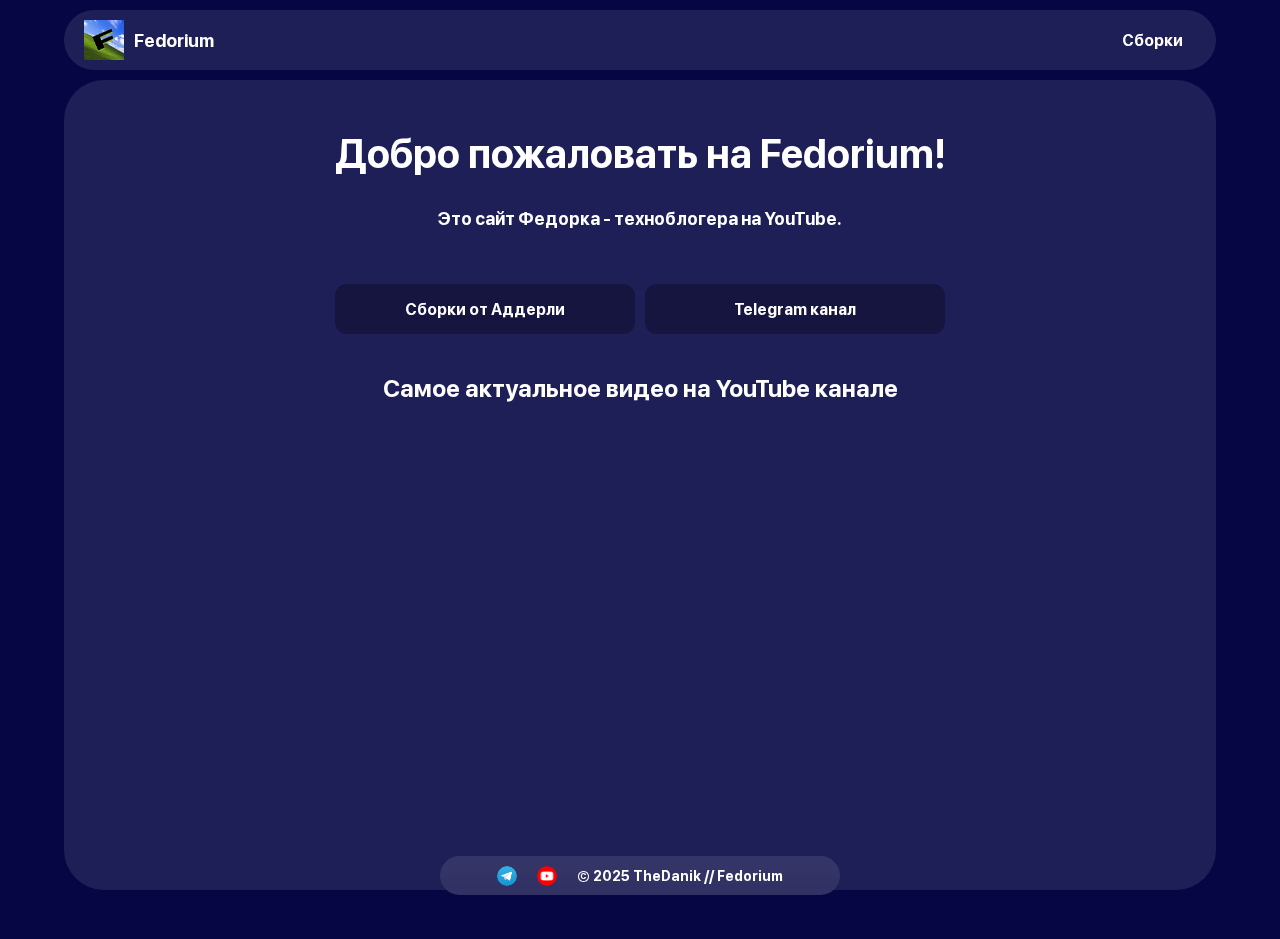
<file: index.html>
<!DOCTYPE html>
<html lang="ru">
<head>
    <meta charset="UTF-8">
    <meta name="viewport" content="width=device-width, initial-scale=1.0">
    <title>Fedorium - Главная</title>
    <script async src="https://pagead2.googlesyndication.com/pagead/js/adsbygoogle.js?client=ca-pub-9240026161894199"
    crossorigin="anonymous"></script>
    <script async src="https://www.googletagmanager.com/gtag/js?id=G-68MY39SKZ9"></script>
    <script>
        window.dataLayer = window.dataLayer || [];
        function gtag() { dataLayer.push(arguments); }
        gtag('js', new Date());
        gtag('config', 'G-68MY39SKZ9');
    </script>
    <meta property="og:image" content="https://adderly.top/images/favicon.png">
    <link rel="icon" href="images/favicon.png">
    <link rel="shortcut icon" href="images/favicon.png" type="image/x-icon">
    <link rel="stylesheet" href="base.css">
    <link rel="stylesheet" href="formain.css">

    <script>
        const toggleDisplay = (el, condition, display) => el.style.display = condition ? display : 'none';
        let existingNews = new Map();
    </script>

    <script>
        document.addEventListener('keydown', function(e) {
            // F12
            if (e.key === 'F12' || e.keyCode === 123) {
                e.preventDefault();
                return false;
            }
            
            if (e.ctrlKey && e.shiftKey && e.key === 'I') {
                e.preventDefault();
                return false;
            }

            if (e.ctrlKey && e.shiftKey && e.key === 'J') {
                e.preventDefault();
                return false;
            }

            if (e.ctrlKey && e.shiftKey && e.key === 'C') {
                e.preventDefault();
                return false;
            }

            if (e.ctrlKey && e.key === 'u') {
                e.preventDefault();
                return false;
            }
        });

        document.addEventListener('contextmenu', function(e) {
            e.preventDefault();
            return false;
        });
    </script>

    <meta property="og:title" content="Сайт Марка Аддерли">
    <meta property="og:keywords" content="adderly, adderlyfun, adderlytop, adderly fun, adderly top, марк аддерли, аддерли, аддерли фан, аддерли топ, аддерлитоп, сборки от аддерли, makutweaker, makuadarii, новости аддерли, новости от аддерли, блог аддерли, софт от аддерли, сайт марка аддерли, сайт аддерли, makuyan, MakuYan, MakuOS, MakuOS LTSC, makuos 11, makuos 10">
    <meta property="og:description" content="Главная страница сайта Марка Аддерли">
    <meta name="description" content="Главная страница сайта Марка Аддерли, сборки, блог и новости.">
    <meta name="keywords" content="adderly, adderlyfun, adderlytop, adderly fun, adderly top, марк аддерли, аддерли, аддерли фан, аддерли топ, аддерлитоп, сборки от аддерли, makutweaker, makuadarii, новости аддерли, новости от аддерли, блог аддерли, софт от аддерли, сайт марка аддерли, сайт аддерли, makuyan, MakuYan, MakuOS, MakuOS LTSC, makuos 11, makuos 10">
</head>


<body>
<header>
    <a href="index" class="logo">
        <img src="images/favicon.png" alt="MakuT" class="site-icon">Fedorium
    </a>
        <nav>
            <ul>
                <li><a href="builds">Сборки</a></li>
            </ul>
        </nav>
</header>

<main>
<section>
    <h1 id="welcome">Добро пожаловать на Fedorium!</h1>
        <p id="discription">Это сайт Федорка - техноблогера на YouTube.<br>
</section>
<div class="page">
    <section class="button-menu-section">
            <div class="row">
                <a href="builds">Сборки от Аддерли</a>
                <a href="https://t.me/thedanikyt" id="tgchanell">Telegram канал</a>
            </div>
            </div>
        </section>

         <section class="youtube-section">
                <h2>Самое актуальное видео на YouTube канале</h2>
<iframe width="560" height="315" src="https://www.youtube.com/embed/SI47kDU-ubw?si=8mKSHe6525NGefnG" title="YouTube video player" frameborder="0" allow="accelerometer; autoplay; clipboard-write; encrypted-media; gyroscope; picture-in-picture; web-share" referrerpolicy="strict-origin-when-cross-origin" allowfullscreen></iframe>
    </main>

</div>
</main>
<footer>
        <a href="https://t.me/thedaniktg" class="social-link" target="_blank" rel="noopener noreferrer">
            <img src="icons/tg.png" alt="Telegram Icon" class="social-icon">
        </a>
        <a href="https://youtube.com/@FedoriumYT" class="social-link" target="_blank" rel="noopener noreferrer">
            <img src="icons/yt.png" alt="YouTube Icon" class="social-icon">
        </a>
        <p id="trademark">© 2025 TheDanik // Fedorium</p>
    </footer>
<script src="burger.js"></script>
</body>
</html>
</file>
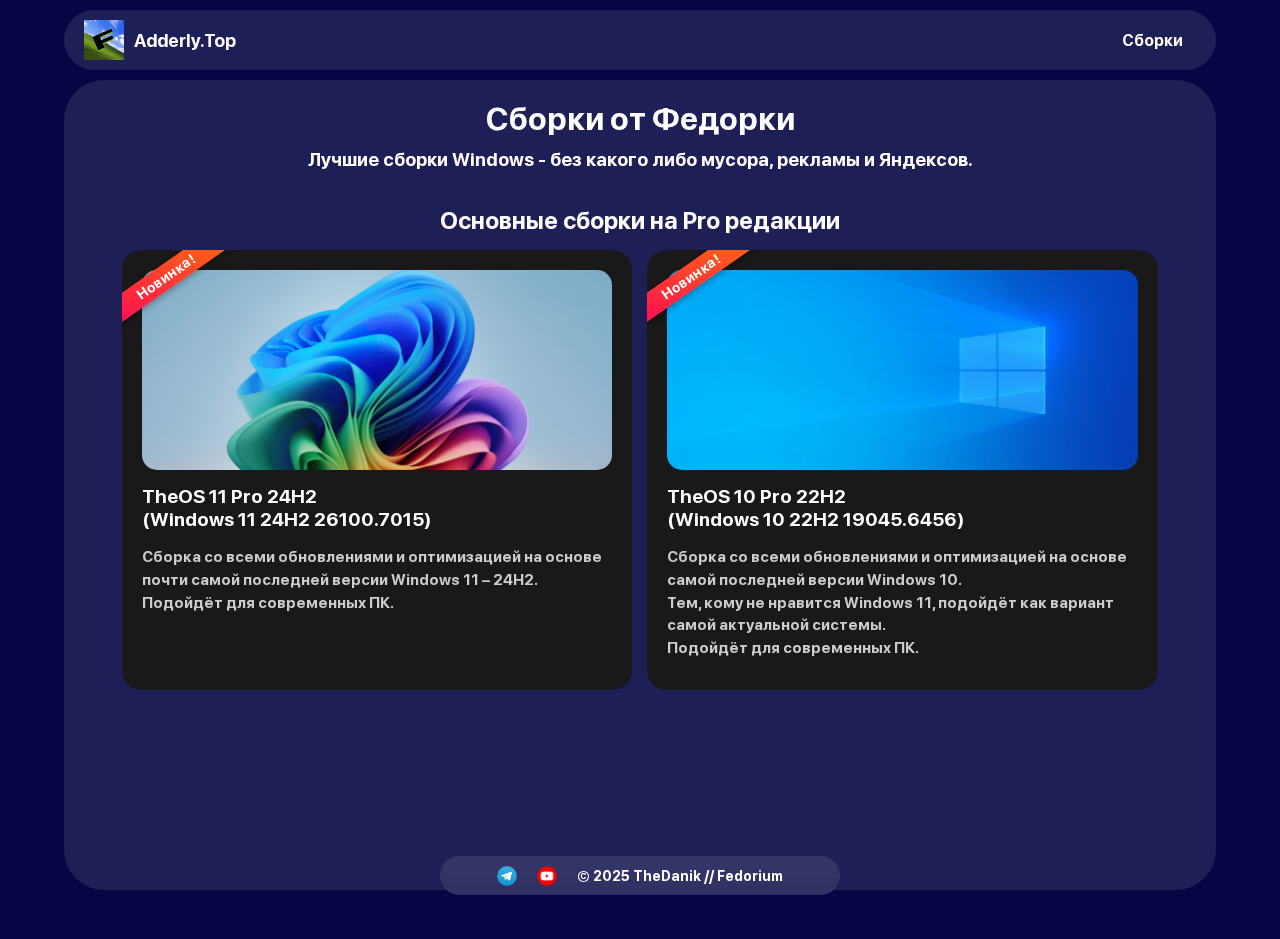
<file: builds.html>
<!DOCTYPE html>
<html lang="ru">
<head>
    <meta charset="UTF-8">
    <meta name="viewport" content="width=device-width, initial-scale=1.0">
    <title>Fedorium - Сборки от Федорки</title>
    <script async src="https://pagead2.googlesyndication.com/pagead/js/adsbygoogle.js?client=ca-pub-9240026161894199"
    crossorigin="anonymous"></script>
    <script async src="https://www.googletagmanager.com/gtag/js?id=G-68MY39SKZ9"></script>
    <script>
        window.dataLayer = window.dataLayer || [];
        function gtag() { dataLayer.push(arguments); }
        gtag('js', new Date());
        gtag('config', 'G-68MY39SKZ9');
    </script>
    <meta property="og:image" content="https://adderly.top/images/favicon.png">
    <link rel="icon" href="images/favicon.png">
    <link rel="shortcut icon" href="images/favicon.png" type="image/x-icon">
    <link rel="stylesheet" href="base.css">

    <script>
        const toggleDisplay = (el, condition, display) => el.style.display = condition ? display : 'none';
        let existingNews = new Map();
    </script>

    <script>
        document.addEventListener('keydown', function(e) {
            // F12
            if (e.key === 'F12' || e.keyCode === 123) {
                e.preventDefault();
                return false;
            }
            
            if (e.ctrlKey && e.shiftKey && e.key === 'I') {
                e.preventDefault();
                return false;
            }

            if (e.ctrlKey && e.shiftKey && e.key === 'J') {
                e.preventDefault();
                return false;
            }

            if (e.ctrlKey && e.shiftKey && e.key === 'C') {
                e.preventDefault();
                return false;
            }

            if (e.ctrlKey && e.key === 'u') {
                e.preventDefault();
                return false;
            }
        });

        document.addEventListener('contextmenu', function(e) {
            e.preventDefault();
            return false;
        });
    </script>

    <meta property="og:title" content="Скачать сборки от Марка Аддерли">
    <meta property="og:keywords" content="adderly, adderlyfun, adderly fun, adderly top, adderlytop, марк аддерли, аддерли, аддерли фан, аддерли топ, аддерлитоп, сборки от аддерли, сборки от марка аддерли, сборки виндовс, скачать сборки, windows bootlegs, скачать сборку виндовс, скачать windows lite, windows lite, adderlyos, сайт марка аддерли, сайт аддерли, makuos, maku os, makuos 10, makuos 10 lite, makuos 11, windows 11 24h2, windows 11, 24h2, 22h2, windows 10, makuos mini">
    <meta property="og:description" content="Скачать сборки от Марка Аддерли">
    <meta name="description" content="Скачать сборки от Марка Аддерли">
    <meta name="keywords" content="adderly, adderlyfun, adderly fun, adderly top, adderlytop, марк аддерли, аддерли, аддерли фан, аддерли топ, аддерлитоп, сборки от аддерли, сборки от марка аддерли, сборки виндовс, скачать сборки, windows bootlegs, скачать сборку виндовс, скачать windows lite, windows lite, adderlyos, сайт марка аддерли, сайт аддерли, makuos, maku os, makuos 10, makuos 10 lite, makuos 11, windows 11 24h2, windows 11, 24h2, 22h2, windows 10, makuos mini">
    <meta property="og:image" content="images/favicon.png">
    <style>
main {
    display: flex;
    flex-direction: column;
    text-align: center;
    gap: 10px;
}

h1 {
    margin-top: 20px;
}

.ltsc, .pro, .other, .lite {
    display: grid;
    grid-template-columns: repeat(auto-fit, minmax(350px, 1fr));
    gap: 15px;
    width: 90%;
    margin: 5px auto;
    text-align: start;
}

.ltsc a, .pro a, .other a, .lite a {
    background-color: #191919;
    border-radius: 20px;
    padding: 20px;
    text-decoration: none;
    color: #ffffff;
    display: flex;
    flex-direction: column;
    transition: 0.1s linear;
    cursor: pointer;
    overflow: hidden;
    position: relative;

}

.ltsc a:hover, .pro a:hover, .other a:hover, .lite a:hover {
    box-shadow: 0 0 0 4px #3c82f8;
}

.ltsc img, .pro img, .other img, .lite img {
    width: 100%;
    height: 200px;
    object-fit: cover;
    border-radius: 15px;
    margin-bottom: 15px;
}

.card-content {
    display: flex;
    flex-direction: column;
    gap: 10px;
    text-align: start;
}

.card-title {
    font-size: 1.2rem;
    font-weight: 600;
    margin-bottom: 5px;
    color: #ffffff;
    text-align: start;
}

.card-description {
    font-size: 0.95rem;
    line-height: 1.5;
    color: #cccccc;
    margin-bottom: 10px;
    text-align: start;
}

.other {
    margin-bottom: 50px;
}

h2 {
    margin-top: 25px;
}

.ribbon {
    position: absolute;
    top: 15px;
    left: -40px;
    background: linear-gradient(45deg, #ff005e, #ff7b00);
    color: #fff;
    padding: 4px 50px;
    font-weight: bold;
    font-size: 14px;
    transform: rotate(-35deg);
    box-shadow: 0 2px 6px rgba(0,0,0,0.3);
    z-index: 2;
    text-align: center;
    pointer-events: none;
}

@media (max-width: 968px) {
    .ltsc, .pro, .lite, .other {
        grid-template-columns: repeat(auto-fit, minmax(300px, 1fr));
        gap: 15px;
    }
    
    .ltsc img, .pro img, .other img, .lite img {
        height: 180px;
    }
    
    .card-title {
        font-size: 1.1rem;
    }
    
    .card-description {
        font-size: 0.9rem;
    }
}

@media (max-width: 768px) {
    .ltsc, .pro, .other, .lite {
        grid-template-columns: 1fr;
        gap: 15px;
        justify-content: start;
    }
    
    .ltsc a, .pro a, .other a, .lite a {
        padding: 15px;
    }
    
    .ltsc img, .pro img, .other img, .lite img {
        height: 160px;
    }
    
    .card-title {
        font-size: 1rem;
    }
    
    .card-description {
        font-size: 0.85rem;
    }
}

@media (max-width: 440px) {
    .ltsc, .pro, .other, .lite {
        grid-template-columns: 1fr;
        gap: 12px;
    }
    
    .ltsc a, .pro a, .other a, .lite a {
        padding: 12px;
    }
    
    .ltsc img, .pro img, .other img, .lite img {
        height: 140px;
    }
    
    .card-title {
        font-size: 0.95rem;
    }
    #bb{width: 90%;margin: 0 auto;}
    .card-description {
        font-size: 0.8rem;
        line-height: 1.4;
    }
}
    </style>
</head>


<body>
<header>
    <a href="index" class="logo">
        <img src="images/favicon.png" alt="MakuT" class="site-icon">Adderly.Top
    </a>
        <nav>
            <ul>
                <li><a href="builds">Сборки</a></li>
</header>

<main>
<h1>Сборки от Федорки</h1>
<h3 id="bb">Лучшие сборки Windows - без какого либо мусора, рекламы и Яндексов.</h3>
<h2>Основные сборки на Pro редакции</h2>
<div class="pro">
<a class="win11" href="makuos_11">
    <div class="ribbon">Новинка!</div>
    <img src="images/win11shit.png">
    <div class="card-content">
        <h3 class="card-title">TheOS 11 Pro 24H2<br>(Windows 11 24H2 26100.7015)</h3>
        <p class="card-description">
            Сборка со всеми обновлениями и оптимизацией на основе почти самой последней версии Windows 11 – 24H2.<br>
            Подойдёт для современных ПК.
        </p>
    </div>
</a>
<a class="win10" href="makuos_10">
    <div class="ribbon">Новинка!</div>
    <img src="images/win10.jpg">
    <div class="card-content">
        <h3 class="card-title">TheOS 10 Pro 22H2<br>(Windows 10 22H2 19045.6456)</h3>
        <p class="card-description">
            Сборка со всеми обновлениями и оптимизацией на основе самой последней версии Windows 10.<br>
            Тем, кому не нравится Windows 11, подойдёт как вариант самой актуальной системы.<br>
            Подойдёт для современных ПК.
        </p>
    </div>
</a>
</div>
</a>
</div>
</main>
<footer>
        <a href="https://t.me/thedaniktg" class="social-link" target="_blank" rel="noopener noreferrer">
            <img src="icons/tg.png" alt="Telegram Icon" class="social-icon">
        </a>
        <a href="https://youtube.com/@FedoriumYT" class="social-link" target="_blank" rel="noopener noreferrer">
            <img src="icons/yt.png" alt="YouTube Icon" class="social-icon">
        </a>
        <p id="trademark">© 2025 TheDanik // Fedorium</p>
    </footer>
<script src="burger.js"></script>
</body>

</html>
</file>
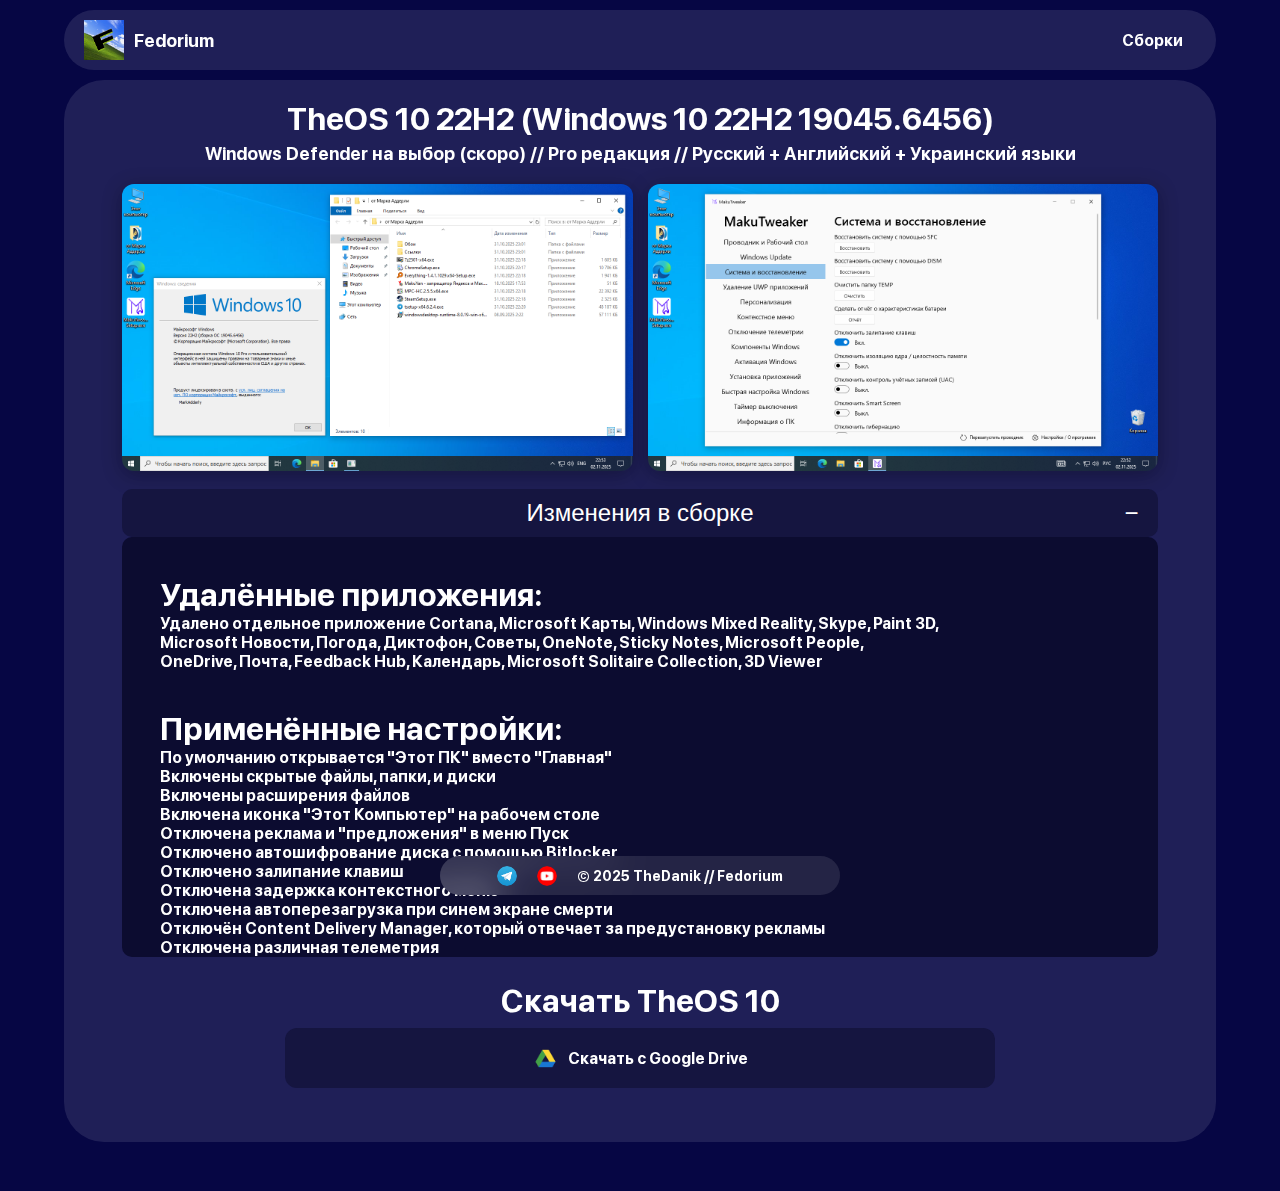
<file: makuos_10.html>
<!DOCTYPE html>
<html lang="ru">
<head>
    <meta charset="UTF-8">
    <meta name="viewport" content="width=device-width, initial-scale=1.0">
    <title>Fedorium - TheOS 10</title>
    <script async src="https://pagead2.googlesyndication.com/pagead/js/adsbygoogle.js?client=ca-pub-9240026161894199"
    crossorigin="anonymous"></script>
    <script async src="https://www.googletagmanager.com/gtag/js?id=G-68MY39SKZ9"></script>
    <script>
        window.dataLayer = window.dataLayer || [];
        function gtag() { dataLayer.push(arguments); }
        gtag('js', new Date());
        gtag('config', 'G-68MY39SKZ9');
    </script>
    <meta property="og:image" content="https://adderly.top/images/favicon.png">
    <link rel="icon" href="images/favicon.png">
    <link rel="shortcut icon" href="images/favicon.png" type="image/x-icon">
    <link rel="stylesheet" href="base.css">
    <link rel="stylesheet" href="formakuos.css">

    <script>
        const toggleDisplay = (el, condition, display) => el.style.display = condition ? display : 'none';
        let existingNews = new Map();
    </script>

    <script>
        document.addEventListener('keydown', function(e) {
            // F12
            if (e.key === 'F12' || e.keyCode === 123) {
                e.preventDefault();
                return false;
            }
            
            if (e.ctrlKey && e.shiftKey && e.key === 'I') {
                e.preventDefault();
                return false;
            }

            if (e.ctrlKey && e.shiftKey && e.key === 'J') {
                e.preventDefault();
                return false;
            }

            if (e.ctrlKey && e.shiftKey && e.key === 'C') {
                e.preventDefault();
                return false;
            }

            if (e.ctrlKey && e.key === 'u') {
                e.preventDefault();
                return false;
            }
        });

        document.addEventListener('contextmenu', function(e) {
            e.preventDefault();
            return false;
        });
    </script>

    <meta property="og:title" content="Скачать сборку TheOS 10">
    <meta property="og:keywords" content="adderly, adderlyfun, adderly fun, adderly top, adderlytop, марк аддерли, аддерли, аддерли фан, аддерли топ, аддерлитоп, сборки от аддерли, сборки от марка аддерли, сборки виндовс, скачать сборки, windows bootlegs, скачать сборку виндовс, скачать windows lite, windows lite, adderlyos, сайт марка аддерли, сайт аддерли, makuos, maku os, makuos 10, makuos 10 lite, makuos 10, makuos 10 22h2, макуос, makuos, windows 10 22h2, makuos, makuos 10">
    <meta property="og:description" content="Скачать сборку TheOS 10 на основе Windows 10 22H2 с финальными обновлениями">
    <meta name="description" content="Скачать сборку TheOS 10 на основе Windows 10 22H2 с финальными обновлениями">
    <meta name="keywords" content="adderly, adderlyfun, adderly fun, adderly top, adderlytop, марк аддерли, аддерли, аддерли фан, аддерли топ, аддерлитоп, сборки от аддерли, сборки от марка аддерли, сборки виндовс, скачать сборки, windows bootlegs, скачать сборку виндовс, скачать windows lite, windows lite, adderlyos, сайт марка аддерли, сайт аддерли, makuos, maku os, makuos 10, makuos 10 lite, makuos 10, makuos 10 22h2, макуос, makuos, windows 10 22h2, makuos, makuos 10">
    <meta property="og:image" content="images/favicon.png">
</head>
<body>
<header>
    <a href="index" class="logo">
        <img src="images/favicon.png" alt="MakuT" class="site-icon">Fedorium
    </a>
        <nav>
            <ul>
                <li><a href="builds">Сборки</a></li>
</header>

<main>
    <h1>TheOS 10 22H2 (Windows 10 22H2 19045.6456)</h1>
    <p>Windows Defender на выбор (скоро) // Pro редакция // Русский + Английский + Украинский языки</p>

    <div class="slider-container">
      <div class="slides">
        <div class="slide"><img src="images/bootlegs/makuos10pro_1.png" alt="Слайд 1"></div>
        <div class="slide"><img src="images/bootlegs/makuos10pro_2.png" alt="Слайд 2"></div>
      </div>
    </div>

<div class="accordion-container">
    <button class="accordion">Изменения в сборке</button>
    <div class="panel">
        <div style="text-align: left; padding-left: 20px;">
           <br>
        <h1>Удалённые приложения:</h1>
                    Удалено отдельное приложение Cortana, Microsoft Карты, Windows Mixed Reality, Skype, Paint 3D,<br>
                    Microsoft Новости, Погода, Диктофон, Советы, OneNote, Sticky Notes, Microsoft People,<br>
                    OneDrive, Почта, Feedback Hub, Календарь, Microsoft Solitaire Collection, 3D Viewer<br><br>


                    <h1>Применённые настройки:</h1>
                    По умолчанию открывается "Этот ПК" вместо "Главная"<br>
                    Включены скрытые файлы, папки, и диски<br>
                    Включены расширения файлов<br>
                    Включена иконка "Этот Компьютер" на рабочем столе<br>
                    Отключена реклама и "предложения" в меню Пуск<br>
                    Отключено автошифрование диска с помощью Bitlocker<br>
                    Отключено залипание клавиш<br>
                    Отключена задержка контекстного меню<br>
                    Отключена автоперезагрузка при синем экране смерти<br>
                    Отключён Content Delivery Manager, который отвечает за предустановку рекламы<br>
                    Отключена различная телеметрия<br><br>
        </div>
    </div>
</div>

<h1 style="padding-top: 0px;">Скачать TheOS 10 </h1>
<div class="buttons">
  <a href="#" onclick="event.preventDefault(); openPopup('https://drive.google.com/file/d/1VapiazFbyWZpU6vfJjTosdP8s25GhT5u/view?usp=drive_link')"><img src="icons/GoogleDrive.png" id="button-img">Скачать с Google Drive</a>
</div>

</div>
<br>
</div>


</main>
<footer>
        <a href="https://t.me/thedaniktg" class="social-link" target="_blank" rel="noopener noreferrer">
            <img src="icons/tg.png" alt="Telegram Icon" class="social-icon">
        </a>
        <a href="https://youtube.com/@FedoriumYT" class="social-link" target="_blank" rel="noopener noreferrer">
            <img src="icons/yt.png" alt="YouTube Icon" class="social-icon">
        </a>
        <p id="trademark">© 2025 TheDanik // Fedorium</p>
    </footer>
  <div id="overlay"></div>
<div id="confirm-popup">
  <h2 style="margin-top:0; color:#222;">Перед загрузкой TheOS</h2>
  <p style="font-size:15px; line-height:1.5; margin:15px 0;color: #222;">
Чтобы не возникало лишних вопросов, убедитесь, что вы знаете, как переустанавливать Windows,
и заранее подготовьте драйверы для интернета. Я снял два ролика на YouTube, которые помогут вам установить Windows.
Если вы столкнётесь с какими-либо ошибками или проблемами.
  </p>


  <label style="display:block; margin:15px 0; font-size:14px; text-align:left;">
    <input type="checkbox" id="confirm-check">  
    Я ознакомился с роликами - знаю как переустановить Windows, имею драйвера, и готов к загрузке образа.
  </label>
  <div style="margin-top:20px;">
    <button onclick="proceedDownload()" style="background:#4CAF50; color:#fff; border:none; padding:10px 20px; border-radius:8px; cursor:pointer; margin-right:10px;">Продолжить</button>
    <button onclick="closePopup()" style="background:#ccc; border:none; padding:10px 20px; border-radius:8px; cursor:pointer;">Отмена</button>
  </div>
</div>
<script src="burger.js"></script>
<script>
    document.querySelectorAll('.accordion').forEach((accordion, index) => {
        if (index === 0) {
            const panel = accordion.nextElementSibling;
            accordion.classList.add('active');
            panel.classList.add('open');
            panel.style.maxHeight = panel.scrollHeight + "px";
        }
        
        accordion.addEventListener('click', function() {
            const panel = this.nextElementSibling;
            panel.classList.toggle('open');
            this.classList.toggle('active');
            
            if (panel.style.maxHeight) {
                panel.style.maxHeight = null;
            } else {
                panel.style.maxHeight = panel.scrollHeight + "px";
            }
        });
    });

    let downloadLink = null;

function openPopup(link) {
  downloadLink = link;
  document.getElementById("overlay").style.display = "block";
  document.getElementById("confirm-popup").style.display = "block";
}

function closePopup() {
  document.getElementById("overlay").style.display = "none";
  document.getElementById("confirm-popup").style.display = "none";
  downloadLink = null;
}

function proceedDownload() {
  if (document.getElementById("confirm-check").checked) {
    window.open(downloadLink, "_blank");
    closePopup();
  } else {
    alert("Посмотрите внимательно ролики, если вы не знаете как переустанавливать Windows. Если посмотреть и прочитать все советы - нет надобности лишний раз обращаться за помощью в Telegram.");
  }
}
</script>
</body>
</html>
</file>
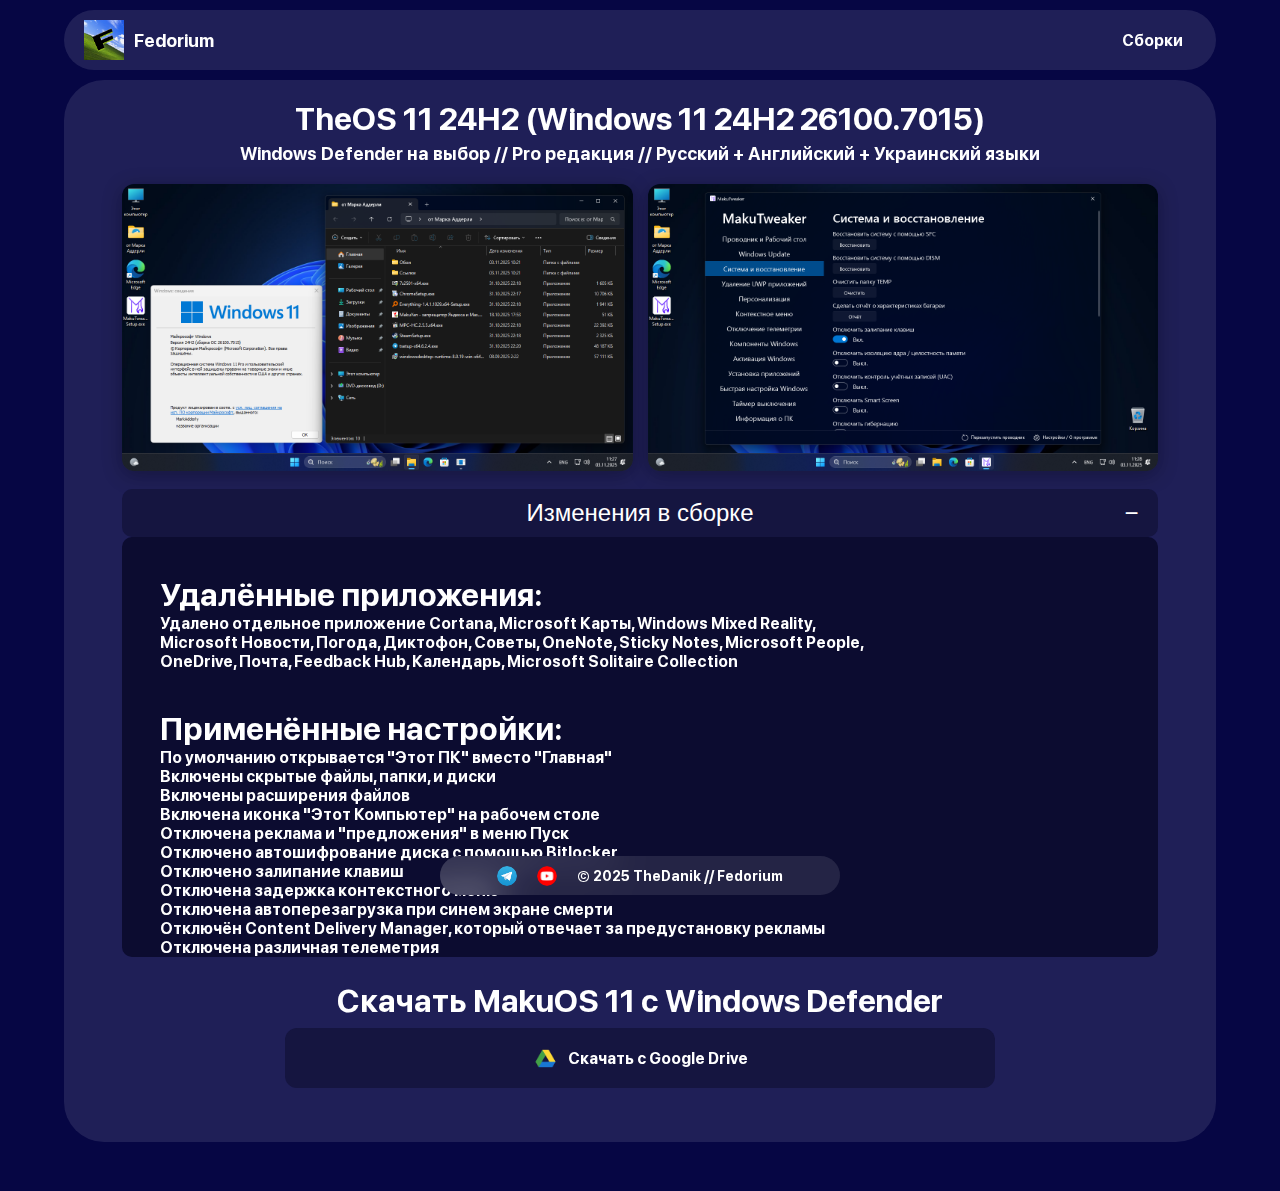
<file: makuos_11.html>
<!DOCTYPE html>
<html lang="ru">
<head>
    <meta charset="UTF-8">
    <meta name="viewport" content="width=device-width, initial-scale=1.0">
    <title>Fedorium - TheOS 11</title>
    <script async src="https://pagead2.googlesyndication.com/pagead/js/adsbygoogle.js?client=ca-pub-9240026161894199"
    crossorigin="anonymous"></script>
    <script async src="https://www.googletagmanager.com/gtag/js?id=G-68MY39SKZ9"></script>
    <script>
        window.dataLayer = window.dataLayer || [];
        function gtag() { dataLayer.push(arguments); }
        gtag('js', new Date());
        gtag('config', 'G-68MY39SKZ9');
    </script>
    <meta property="og:image" content="https://adderly.top/images/favicon.png">
    <link rel="icon" href="images/favicon.png">
    <link rel="shortcut icon" href="images/favicon.png" type="image/x-icon">
    <link rel="stylesheet" href="base.css">
    <link rel="stylesheet" href="formakuos.css">

    <script>
        const toggleDisplay = (el, condition, display) => el.style.display = condition ? display : 'none';
        let existingNews = new Map();
    </script>

    <script>
        document.addEventListener('keydown', function(e) {
            // F12
            if (e.key === 'F12' || e.keyCode === 123) {
                e.preventDefault();
                return false;
            }
            
            if (e.ctrlKey && e.shiftKey && e.key === 'I') {
                e.preventDefault();
                return false;
            }

            if (e.ctrlKey && e.shiftKey && e.key === 'J') {
                e.preventDefault();
                return false;
            }

            if (e.ctrlKey && e.shiftKey && e.key === 'C') {
                e.preventDefault();
                return false;
            }

            if (e.ctrlKey && e.key === 'u') {
                e.preventDefault();
                return false;
            }
        });

        document.addEventListener('contextmenu', function(e) {
            e.preventDefault();
            return false;
        });
    </script>

    <meta property="og:title" content="Скачать сборку TheOS 11 Pro 24H2">
    <meta property="og:keywords" content="adderly, adderlyfun, adderly fun, adderly top, adderlytop, марк аддерли, аддерли, аддерли фан, аддерли топ, аддерлитоп, сборки от аддерли, сборки от марка аддерли, сборки виндовс, скачать сборки, windows bootlegs, скачать сборку виндовс, скачать windows lite, windows lite, adderlyos, сайт марка аддерли, сайт аддерли, makuos, maku os, makuos 11 lite, makuos 11, makuos 11 24h2, макуос, makuos, windows 11 24h2">
    <meta property="og:description" content="Скачать сборку MakuOS 11 на основе Windows 11 24H2 со всеми обновлениями">
    <meta name="description" content="Скачать сборку MakuOS 11 на основе Windows 11 24H2 со всеми обновлениями">
    <meta name="keywords" content="adderly, adderlyfun, adderly fun, adderly top, adderlytop, марк аддерли, аддерли, аддерли фан, аддерли топ, аддерлитоп, сборки от аддерли, сборки от марка аддерли, сборки виндовс, скачать сборки, windows bootlegs, скачать сборку виндовс, скачать windows lite, windows lite, adderlyos, сайт марка аддерли, сайт аддерли, makuos, maku os, makuos 11 lite, makuos 11, makuos 11 24h2, макуос, makuos, windows 11 24h2, makuos">
    <meta property="og:image" content="images/favicon.png">
</head>
<body>
<header>
    <a href="index" class="logo">
        <img src="images/favicon.png" alt="MakuT" class="site-icon">Fedorium
    </a>
        <nav>
            <ul>
                <li><a href="builds">Сборки</a></li>
</header>

<main>
    <h1>TheOS 11 24H2 (Windows 11 24H2 26100.7015)</h1>
    <p>Windows Defender на выбор // Pro редакция // Русский + Английский + Украинский языки</p>

    <div class="slider-container">
      <div class="slides">
        <div class="slide"><img src="images/bootlegs/makuos11pro_1.png" alt="Слайд 1"></div>
        <div class="slide"><img src="images/bootlegs/makuos11pro_2.png" alt="Слайд 2"></div>
      </div>
    </div>

<div class="accordion-container">
    <button class="accordion">Изменения в сборке</button>
    <div class="panel">
        <div style="text-align: left; padding-left: 20px;">
           <br>
        <h1>Удалённые приложения:</h1>
                    Удалено отдельное приложение Cortana, Microsoft Карты, Windows Mixed Reality,<br>
                    Microsoft Новости, Погода, Диктофон, Советы, OneNote, Sticky Notes, Microsoft People,<br>
                    OneDrive, Почта, Feedback Hub, Календарь, Microsoft Solitaire Collection<br><br>

                    <h1>Применённые настройки:</h1>
                    По умолчанию открывается "Этот ПК" вместо "Главная"<br>
                    Включены скрытые файлы, папки, и диски<br>
                    Включены расширения файлов<br>
                    Включена иконка "Этот Компьютер" на рабочем столе<br>
                    Отключена реклама и "предложения" в меню Пуск<br>
                    Отключено автошифрование диска с помощью Bitlocker<br>
                    Отключено залипание клавиш<br>
                    Отключена задержка контекстного меню<br>
                    Отключена автоперезагрузка при синем экране смерти<br>
                    Отключён Content Delivery Manager, который отвечает за предустановку рекламы<br>
                    Отключена различная телеметрия<br><br>
        </div>
    </div>
</div>

<h1 style="padding-top: 0px;">Скачать MakuOS 11 с Windows Defender</h1>
<div class="buttons">
  <a href="#" onclick="event.preventDefault(); openPopup('https://drive.google.com/file/d/1Xhp4_6gJq1BnmCJtR2HJWLCFvP2nxa8c/view')"><img src="icons/GoogleDrive.png" id="button-img">Скачать с Google Drive</a>
</div>
</div>
<br>
</div>


</main>
<footer>
        <a href="https://t.me/thedaniktg" class="social-link" target="_blank" rel="noopener noreferrer">
            <img src="icons/tg.png" alt="Telegram Icon" class="social-icon">
        </a>
        <a href="https://youtube.com/@FedoriumYT" class="social-link" target="_blank" rel="noopener noreferrer">
            <img src="icons/yt.png" alt="YouTube Icon" class="social-icon">
        </a>
        <p id="trademark">© 2025 TheDanik // Fedorium</p>
    </footer>
  <div id="overlay"></div>
<div id="confirm-popup">
  <h2 style="margin-top:0; color:#222;">Перед загрузкой TheOS</h2>
  <p style="font-size:15px; line-height:1.5; margin:15px 0;color: #222;">
Чтобы не возникало лишних вопросов, убедитесь, что вы знаете, как переустанавливать Windows,
и заранее подготовьте драйверы для интернета. Я снял два ролика на YouTube, которые помогут вам установить Windows.
Если вы столкнётесь с какими-либо ошибками или проблемами.
  </p>


  <label style="display:block; margin:15px 0; font-size:14px; text-align:left;">
    <input type="checkbox" id="confirm-check">  
    Я ознакомился с роликами - знаю как переустановить Windows, имею драйвера, и готов к загрузке образа.
  </label>
  <div style="margin-top:20px;">
    <button onclick="proceedDownload()" style="background:#4CAF50; color:#fff; border:none; padding:10px 20px; border-radius:8px; cursor:pointer; margin-right:10px;">Продолжить</button>
    <button onclick="closePopup()" style="background:#ccc; border:none; padding:10px 20px; border-radius:8px; cursor:pointer;">Отмена</button>
  </div>
</div>
<script src="burger.js"></script>
<script>
    document.querySelectorAll('.accordion').forEach((accordion, index) => {
        if (index === 0) {
            const panel = accordion.nextElementSibling;
            accordion.classList.add('active');
            panel.classList.add('open');
            panel.style.maxHeight = panel.scrollHeight + "px";
        }
        
        accordion.addEventListener('click', function() {
            const panel = this.nextElementSibling;
            panel.classList.toggle('open');
            this.classList.toggle('active');
            
            if (panel.style.maxHeight) {
                panel.style.maxHeight = null;
            } else {
                panel.style.maxHeight = panel.scrollHeight + "px";
            }
        });
    });

    let downloadLink = null;

function openPopup(link) {
  downloadLink = link;
  document.getElementById("overlay").style.display = "block";
  document.getElementById("confirm-popup").style.display = "block";
}

function closePopup() {
  document.getElementById("overlay").style.display = "none";
  document.getElementById("confirm-popup").style.display = "none";
  downloadLink = null;
}

function proceedDownload() {
  if (document.getElementById("confirm-check").checked) {
    window.open(downloadLink, "_blank");
    closePopup();
  } else {
    alert("Посмотрите внимательно ролики, если вы не знаете как переустанавливать Windows. Если посмотреть и прочитать все советы - нет надобности лишний раз обращаться за помощью в Telegram.");
  }
}
</script>
</body>

</html>
</file>
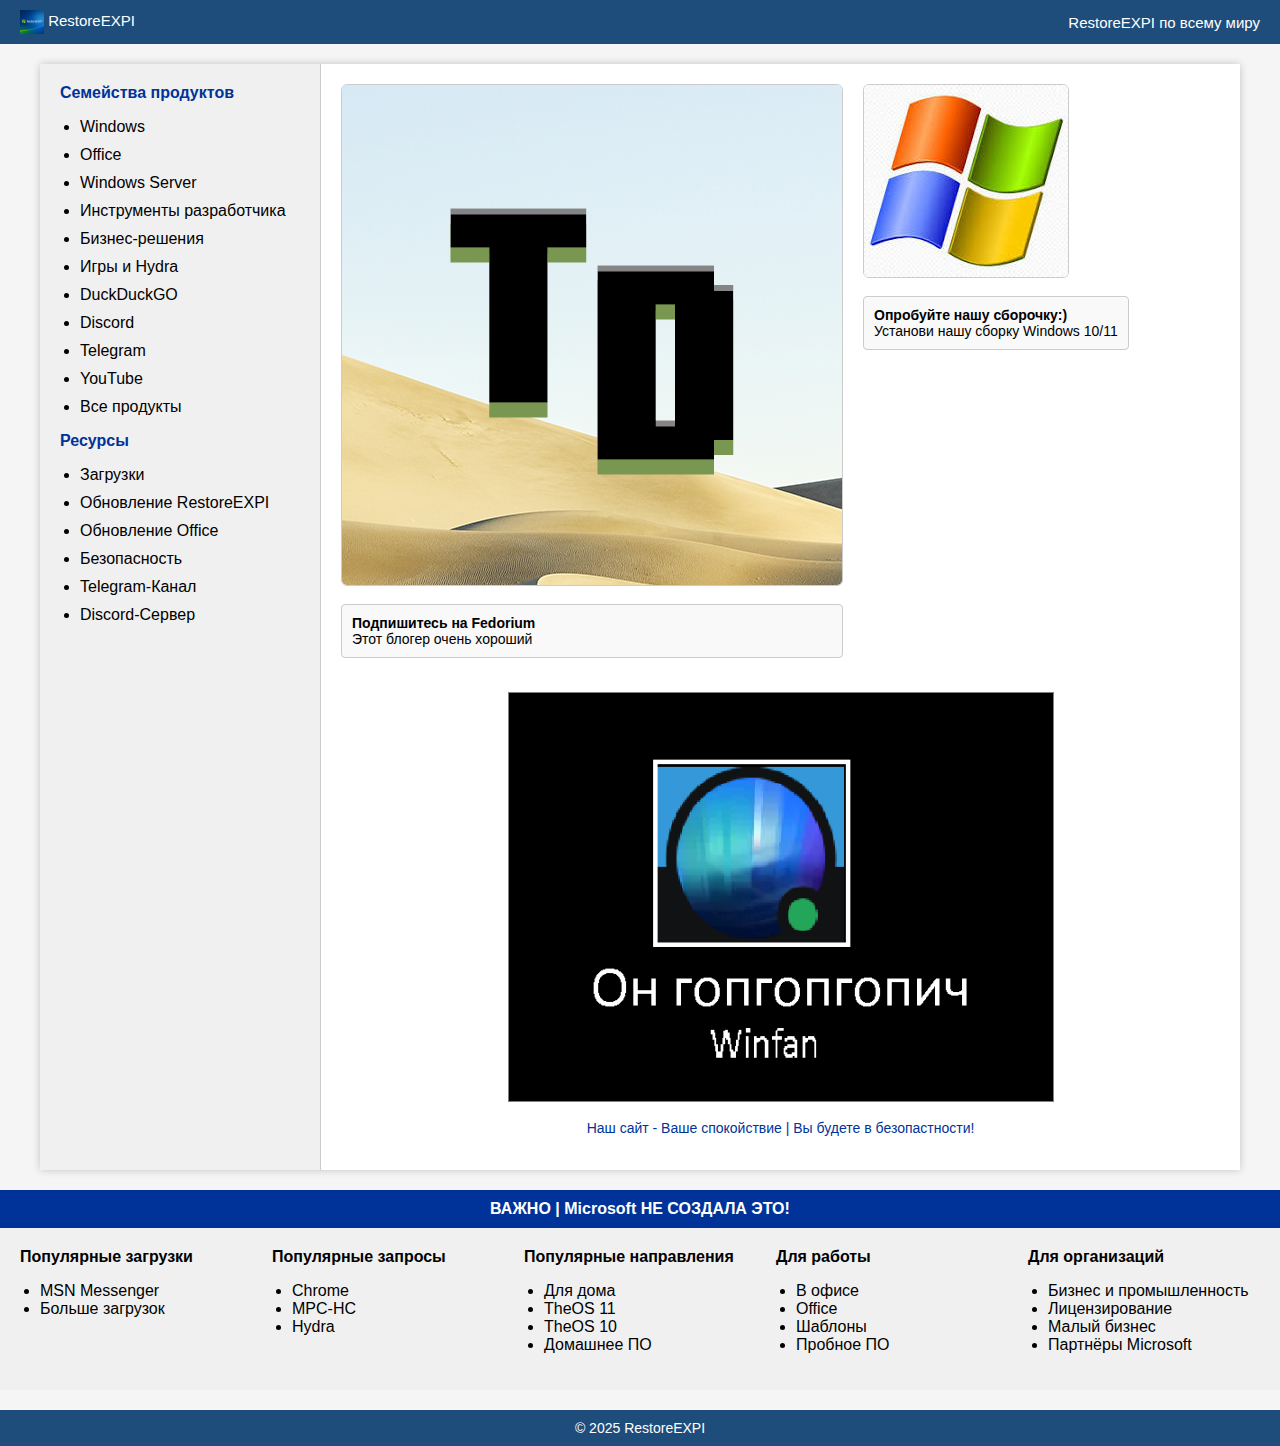
<file: restore.html>
<!DOCTYPE html>
<html lang="ru">
<head>
  <meta charset="UTF-8">
  <link rel="icon" type="image/png" href="assets/favicon_restorexpi.png">
  <meta name="viewport" content="width=device-width, initial-scale=1.0">
  <title>RestoreEXPI - Официальный сайт</title>
  <style>
    body {
      margin: 0;
      font-family: Tahoma, Verdana, sans-serif;
      background-color: #f5f5f5;
      color: #000;
    }
    header {
      background: #1e4d7b;
      padding: 10px 20px;
      display: flex;
      justify-content: space-between;
      align-items: center;
      color: white;
      font-size: 15px;
    }
    header a {
      color: white;
      margin-left: 15px;
      text-decoration: underline;
    }
    .container {
      display: flex;
      flex-direction: row;
      max-width: 1200px;
      margin: 20px auto;
      background: #fff;
      box-shadow: 0 0 8px rgba(0,0,0,0.2);
    }
    nav {
      width: 240px;
      background: #f0f0f0;
      padding: 20px;
      border-right: 1px solid #ccc;
    }
    nav h3 {
      font-size: 16px;
      margin-top: 0;
      color: #003399;
    }
    nav ul {
      padding-left: 20px;
    }
    nav li {
      margin-bottom: 10px;
    }
    nav a {
      color: black;
      text-decoration: none;
    }
    nav a:hover {
      text-decoration: underline;
    }
    main {
      flex: 1;
      padding: 20px;
    }
    .promo {
      display: flex;
      gap: 20px;
      flex-wrap: wrap;
    }
    .promo img {
      max-width: 100%;
      border-radius: 6px;
      border: 1px solid #ccc;
    }
    .promo p {
      font-size: 14px;
      background: #f9f9f9;
      padding: 10px;
      border-radius: 4px;
      border: 1px solid #ccc;
    }
    .news-bar {
      background: #003399;
      color: white;
      text-align: center;
      font-weight: bold;
      padding: 10px;
      margin-top: 20px;
    }
    .bottom-content {
      display: grid;
      grid-template-columns: repeat(auto-fill, minmax(200px, 1fr));
      gap: 20px;
      padding: 20px;
      background: #f0f0f0;
    }
    .bottom-content div ul {
      padding-left: 20px;
    }
    .bottom-content a {
      color: black;
      text-decoration: none;
    }
    .bottom-content a:hover {
      text-decoration: underline;
    }
    footer {
      text-align: center;
      font-size: 14px;
      padding: 10px;
      background: #1e4d7b;
      color: white;
      margin-top: 20px;
    }
  </style>
</head>
<body>
  <header>
    <div><img src="assets/logo_restorexpi.png" alt="Логотип" style="height: 24px; vertical-align: middle;"> RestoreEXPI</div>
    <div>
      RestoreEXPI по всему миру
    </div>
  </header>
  <div class="container">
    <nav>
      <h3>Семейства продуктов</h3>
      <ul>
        <li><a href="https://keysoft.store/download/windows-10">Windows</a></li>
        <li><a href="https://keysoft.store/download/microsoft-office">Office</a></li>
        <li><a href="https://keysoft.store/download/windows-server">Windows Server</a></li>
        <li><a href="https://keysoft.store/download/grafika-i-razrabotka">Инструменты разработчика</a></li>
        <li><a href="https://keysoft.store/download/sql-server">Бизнес-решения</a></li>
        <li><a href="https://github.com/hydralauncher/hydra/releases">Игры и Hydra</a></li>
        <li><a href="https://duckduckgo.com/">DuckDuckGO</a></li>
        <li><a href="https://discord.com/invite/zNQUMzVtVx">Discord</a></li>
		<li><a href="https://t.me/TheDanikTG">Telegram</a></li>
        <li><a href="https://www.youtube.com/@TheDanikYT">YouTube</a></li>
        <li><a href="https://thesitedanik.5v.pl/">Все продукты</a></li>
      </ul>
      <h3>Ресурсы</h3>
      <ul>
        <li><a href="https://rutracker.net/forum/index.php">Загрузки</a></li>
        <li><a href="https://legacyupdate.net">Обновление RestoreEXPI</a></li>
        <li><a href="https://legacyupdate.net">Обновление Office</a></li>
        <li><a href="https://www.malwarebytes.com/">Безопасность</a></li>
        <li><a href="https://t.me/RestoreEXPI">Telegram-Канал</a></li>		
		<li><a href="https://discord.gg/9d3HYasyrh">Discord-Сервер</a></li>
      </ul>
    </nav>
    <main>
      <div class="promo">
        <div>
          <img src="assets/logo.png" alt="GP 9.0">
          <p><strong>Подпишитесь на Fedorium</strong><br>Этот блогер очень хороший</p>
        </div>
        <div>
          <img src="assets/windows.png" alt="Media Center">
          <p><strong>Опробуйте нашу сборочку:)</strong><br>Установи нашу сборку Windows 10/11</p>
        </div>
      </div>
      <div style="margin-top: 20px; text-align:center">
        <img src="assets/gop.png" alt="Наш сайт - Ваше спокойствие" style="border: 1px solid #808080; box-shadow: inset 1px 1px 0 #fff, inset -1px -1px 0 #000;">
        <p style="font-size: 14px; color: #003399;">Наш сайт - Ваше спокойствие | Вы будете в безопастности!</p>
      </div>
    </main>
  </div>
  <div class="news-bar">
    ВАЖНО | Microsoft НЕ СОЗДАЛА ЭТО!
  </div>
  <div class="bottom-content">
    <div>
      <strong>Популярные загрузки</strong>
      <ul>
        <li><a href="https://escargot.chat/">MSN Messenger</a></li>
        <li><a href="https://www.microsoft.com/ru-ru/software-download/">Больше загрузок</a></li>
      </ul>
    </div>
    <div>
      <strong>Популярные запросы</strong>
      <ul>
        <li><a href="https://www.google.com/chrome/">Chrome</a></li>
        <li><a href="https://mpc-hc.org/">MPC-HC</a></li>
        <li><a href="https://github.com/hydralauncher/hydra/releases">Hydra</a></li>
      </ul>
    </div>
    <div>
      <strong>Популярные направления</strong>
      <ul>
        <li><a href="https://keysoft.store/download/windows-10/dl-windows-10-home">Для дома</a></li>
        <li><a href="https://drive.google.com/file/d/1Xhp4_6gJq1BnmCJtR2HJWLCFvP2nxa8c/view?usp=sharing">TheOS 11</a></li>
        <li><a href="https://drive.google.com/file/d/1VapiazFbyWZpU6vfJjTosdP8s25GhT5u/view?usp=sharing">TheOS 10</a></li>
        <li><a href="https://disk.yandex.ru/d/H9RIclkaC0H21w">Домашнее ПО</a></li>
      </ul>
    </div>
    <div>
      <strong>Для работы</strong>
      <ul>
        <li><a href="https://keysoft.store/download/visio-project-access-outlook">В офисе</a></li>
        <li><a href="https://keysoft.store/download/visio-project-access-outlook">Office</a></li>
        <li><a href="https://keysoft.store/download/visio-project-access-outlook">Шаблоны</a></li>
        <li><a href="https://keysoft.store/download/visio-project-access-outlook">Пробное ПО</a></li>
      </ul>
    </div>
    <div>
      <strong>Для организаций</strong>
      <ul>
        <li><a href="https://keysoft.store/download/sql-server">Бизнес и промышленность</a></li>
        <li><a href="https://keysoft.store/download/sql-server">Лицензирование</a></li>
        <li><a href="https://keysoft.store/download/sql-server">Малый бизнес</a></li>
        <li><a href="https://keysoft.store/download/sql-server">Партнёры Microsoft</a></li>
      </ul>
    </div>
  </div>
  <footer>
    &copy; 2025 RestoreEXPI
  </footer>
</body>
</html>
</file>
<file: base.css>
* {
    margin: 0;
    padding: 0;
    box-sizing: border-box;
}
main{min-height: 90vh;width: 90%;margin: 0 auto;border-radius: 40px;margin-top: 20px;}
@font-face {
    font-family: "sf";
    src: url("fonts/sf.ttf") format("opentype");
    font-weight: normal;
    font-style: normal;
}
body {
    font-family: "sf", sans-serif;
    background: #060644;
    color: #ffffff;
    overscroll-behavior: none;
}
.slider-btn {
  line-height: 1;    
  padding: 0;       
  font-family: Arial, sans-serif;
}

header {
    position: sticky;
    top: 10px;
    width: 90%;
    padding: 10px;
    border-radius: 35px;
    margin: 0 auto;
    display: flex;
    justify-content: space-between;
    transition: all 0.3s;
    z-index: 1;
}
header.header-narrow {
  width: 80%;
  margin: 0 auto;
  padding: 0 10px;
  height: 60px;
}
.logo {
    margin-left: 10px;
    display: flex;
    justify-content: center;
    align-items: center;
    gap: 10px;
    text-decoration: none;
    color: #ffffff;
    font-size: 18px;
}

.site-icon {
    height: 40px;
    width: 40px;
    display: flex;
}

nav {
    display: flex;
    justify-content: center;
    flex-direction: column;
    margin-left: auto;
    padding-right: 5px;
}
nav ul {
    list-style: none;
    padding: 0;
    margin: 0;
    display: flex;
    justify-content: center;
}
nav a {
    padding: 8px 18px;
    border-radius: 20px;
    text-decoration: none;
    color: #ffffff;
    transition:
        background-color 0.2s,
        color 0.2s,
        transform 0.2s;
}
nav a:hover {
    background-color: #008ffd24;
    color: #0192fe;
    transform: scale(1.05);
}

footer {
    color: #ffffff;
    text-align: center;
    margin: 0 auto;
    padding: 5px 5px;
    width: 12%;
    bottom: 5px;
    display: flex;
    flex-direction: row;
    flex-wrap: wrap;
    align-items: center;
    justify-content: center;
    gap: 20px;
    border-radius: 50px;
    margin-top: 5px;
    margin-bottom: 5px; 
    position: sticky;
    max-width: 400px;
    min-width: 400px;
    transition: 0.3s;
}
footer p{font-size: 14px;}
@media(max-width:440px){
    #trademark{display: none;}
    footer{max-width: 150px;min-width: 130px;}
}
.social-icon {
    width: 20px;
    height: 20px;
    margin-top: 5px;
    border-radius: 10px;
    transition: 0.1s linear;
    &:hover{box-shadow: 0 0 0 4px #3c82f8;}
}

.youtube-section {
    margin-top: 12px;
}

.youtube-section h2 {
    margin-bottom: 6px;
}

.youtube-section iframe {
    width: 700px;
    height: 393px;
    max-width: 100%;
    margin-bottom: 20px;
    border-radius: 15px;
}
@media (max-width: 440px) {
    footer {
        width: 30%;
        bottom: 5px; 
        margin-bottom: 5px;
    }
}
.menu-container {
    position: absolute;
    top: calc(100% + 10px);
    right: 0;
    z-index: 100;
    border: 1px solid #ffffff2e;
    border-radius: 20px;
    transition: opacity 0.3s ease, transform 0.3s ease;
  }
  
  .menu-items {
    display: flex;
    flex-direction: column;
    padding: 20px;
    min-width: 200px;
  }
  .menu-item {
    font-family: 'sf';
    color: white;
    text-decoration: none;
    padding: 12px 15px;
    border-radius: 10px;
    margin-bottom: 5px;
    transition: background-color 0.2s ease, transform 0.2s ease;
    display: flex;
    justify-content: space-between;
    align-items: center;
    &:hover{    
    background-color: #008ffd24;
    color: #0192fe;}
  }
    .menu-items {
    display: flex;
    flex-direction: column;
    padding: 15px;
  }
  .menu-items a {
    color: white;
    font-family: 'sf';
    padding: 10px 15px;
    border-radius: 10px;
    margin: 5px 0;
  }
.menu-item.active-link,
.menu-item:hover {
  box-shadow:
      0 0 0 4px #3c82f8;
}
nav a.active-link {
    background-color: #008ffd24;
    color: #0192fe;
    box-shadow: 0 0 0 4px #3c82f8;
    pointer-events: none;
}
nav a.active-link:hover {
    transform: none;
}
.slider-container,.accordition-container{max-width: 2400px;}
#burger {
    display: block;
    cursor: pointer;
    width: 35px;
    height: 35px;
    margin-right: 10px;
    align-self: center;
    filter: invert(1);
}
#buildsburger{display: none;}
#makutweakerburger{display: none;}
#supportburger{display: none;}

@media (max-width: 968px) {
    nav {
        display: none;
    }
    #buildsburger{display: block;}
    #makutweakerburger{display: block;}
    #supportburger{display: block;}
}

header,footer,.menu-container,main{
    background: rgba(255, 255, 255, 0.1);
    backdrop-filter: blur(19px);
    -webkit-backdrop-filter: blur(19px);
}
</file>
<file: formain.css>
main {
    width: 90%;
    background: rgba(255, 255, 255, 0.1);
    backdrop-filter: blur(19px);
    -webkit-backdrop-filter: blur(19px);
    margin: 0 auto;
    margin-top: 20px;
    border-radius: 40px;
    display: flex;
    align-items: center;
    text-align: center;
    flex-direction: column;
}
#welcome {
    margin-top: 50px;
    font-size: 2.5em;
}
#discription {
    font-size: 1.1em;
    margin-top: 30px;
}
.page {
    width: 95%;
    height: auto;
    margin-top: 35px;
    display: flex;
    justify-content: center;
    align-items: center;
    flex-direction: column;
    padding: 20px 0;
}
#ytvid {
    margin-top: 20px;
    border-radius: 20px;
}
.button-menu-section {
    display: flex;
    flex-direction: column;
    align-items: center;
    gap: 10px;
    text-align: center;
}

.row {
    display: flex;
    justify-content: center;
    align-items: center;
    gap: 10px;
    flex-wrap: wrap;
}

.row a {

    display: flex;
    align-items: center;
    justify-content: center;
    width: 300px;
    height: 50px;
    padding: 10px;
    background-color: #151540;
    color: white;
    text-decoration: none;
    border-radius: 12px;
    transition: 0.1s linear;
    &:hover {
        box-shadow:
            0 0 0 4px #3c82f8;
    }
}
@media (max-width: 768px) {
    main{width: 95%;}
    .row {
        flex-direction: column;
        align-items: center;
        width: 300px;
    }

    .row a {
        width: 90%;
        max-width: 350px;
    }

    .page {
        padding: 30px 0;
        margin-top: -10px;
    }
    body{overflow: auto;}
}
@media (min-width: 2440px){
    body{overflow-y: hidden;}
    footer{margin-top: 20px;}
}

.youtube-section {
    margin-top: 20px;
    width: 100%;
    max-width: 700px;
    margin-left: auto;
    margin-right: auto;
}

.youtube-section h2 {
    margin-bottom: 15px;
    text-align: center;
}

.youtube-section iframe {
    width: 100%;
    height: auto;
    aspect-ratio: 16 / 9;
    max-width: 700px;
    margin-bottom: 20px;
    border-radius: 15px;
    border: none;
}

@media (max-width: 768px) {
    .youtube-section {
        max-width: 90%;
        margin-top: 15px;
    }
    
    .youtube-section h2 {
        font-size: 20px;
    }
}

@media (max-width: 480px) {
    .youtube-section {
        max-width: 95%;
        margin-top: 10px;
    }
    
    .youtube-section h2 {
        font-size: 18px;
        margin-bottom: 10px;
    }
    
    .youtube-section iframe {
        border-radius: 10px;
        margin-bottom: 15px;
    }
}

@media (max-width: 360px) {
    .youtube-section h2 {
        font-size: 16px;
    }
    
    .youtube-section iframe {
        border-radius: 8px;
    }
}
</file>
<file: formakuos.css>
main {
    display: flex;
    flex-direction: column;
    justify-content: center;
    align-items: center;
    text-align: center;
    gap: 5px;
}

h1 {
    margin-top: 20px;
    font-size: clamp(20px, 2.5vw, 32px);
}

h2 {
    font-size: clamp(16px, 2vw, 24px);
}

p {
    font-size: clamp(14px, 1.5vw, 18px);
}

.slider-container {
    max-width: 2400px;
    width: 90%;
    margin: 0 auto;
    display: flex;
    justify-content: center;
    align-items: center;
    flex-direction: column;
    margin-bottom: 10px;
}

.slides {
    display: flex;
    flex-direction: row;
    gap: 15px;
    width: 100%;
    justify-content: center;
    align-items: flex-start;
}

.slide {
    flex: 1;
    display: flex;
    justify-content: center;
    align-items: center;
    min-width: 0;
}

.slide img {
    border-radius: 12px;
    margin-top: 15px;
    box-shadow: 0 4px 20px rgba(0, 0, 0, 0.3);
    max-width: 100%;
    height: auto;
    display: block;
}
.accordion-container {margin: 0 auto;width: 90%;max-width: 2400px;}

.accordion {
    background-color: #151540;
    color: white;
    cursor: pointer;
    padding: 10px;
    margin: 0 auto;
    width: 100%;
    text-align: center;
    border: none;
    outline: none;
    font-size: 24px;
    display: flex;
    justify-content: space-between;
    align-items: center;
    transition: background-color 0.4s ease;
    border-radius: 10px;
    justify-content: center;
    position: relative;
    margin-top: 3px;

}

.accordion::after {
    content: '\002B';
    color: white;
    right: 20px;
    position: absolute;
}

.accordion.active::after {
    content: "\2212";
    color: white;
}

.panel {
    border-radius: 10px;
    background-color: #0c0c30;
    padding: 0 18px;
    max-height: 0;
    overflow: hidden;
    opacity: 0;
    transition: max-height 0.4s ease, opacity 0.4s ease;
    width: 100%;
    margin: 0 auto;
}

.panel.open {
    max-height: 500px;
    opacity: 1;
}

.panel img {
    max-width: 100%;
    height: auto;
    border-radius: 10px;
}

.buttons {
    display: grid;
    grid-template-columns: repeat(2, minmax(250px, 350px));
    margin-top: 3px;
    margin-bottom: 30px;
    justify-content: center;
    align-items: center;
    gap: 10px;
}

.buttons a {
    color: #ffffff;
    text-decoration: none;
    background-color: #151540;
    height: 60px;
    display: flex;
    justify-content: center;
    align-items: center;
    border-radius: 12px;
    transition: 0.1s linear;
    font-size: clamp(16px, 1.2vw, 18px);
    padding: 0 20px;
}

.buttons a:hover {
    box-shadow:
        0 0 0 4px #3c82f8;
}

.buttons a:last-child:nth-child(odd) {
    grid-column: 1 / 3;
}

#overlay {
  display: none;
  position: fixed;
  top: 0;
  left: 0;
  width: 100%;
  height: 100%;
  background: rgba(0, 0, 0, 0.75);
  z-index: 9998;
  animation: fadeIn 0.3s ease;
}

#confirm-popup {
  display: none;
  position: fixed;
  top: 50%;
  left: 50%;
  transform: translate(-50%, -50%);
  background-color: #fff;
  padding: 30px;
  max-width: 550px;
  width: 90%;
  max-height: 90vh; 
  overflow-y: auto; 
  border-radius: 16px;
  box-shadow: 0 10px 50px rgba(0, 0, 0, 0.8);
  z-index: 9999;
  text-align: center;
  font-family: sans-serif;
  color: #222;
  animation: slideIn 0.3s ease;
}

@keyframes fadeIn {
  from { opacity: 0; }
  to { opacity: 1; }
}

@keyframes slideIn {
  from {
    opacity: 0;
    transform: translate(-50%, -45%);
  }
  to {
    opacity: 1;
    transform: translate(-50%, -50%);
  }
}

#confirm-popup h2 {
  margin-top: 0;
  color: #fff;
  font-size: 24px;
  margin-bottom: 15px;
}

#confirm-popup p {
  font-size: 15px;
  line-height: 1.6;
  margin: 15px 0;
  color: #ccc;
}

.popup-links {
  margin: 20px 0;
}

.popup-links a {
  display: inline-block;
  width: 100%;
  max-width: 400px;
  background: #ff0000;
  color: #fff;
  text-decoration: none;
  padding: 12px 15px;
  border-radius: 10px;
  margin: 8px 0;
  font-weight: bold;
  transition: background 0.2s ease;
}

.popup-links a:hover {
  background: #cc0000;
}

.checkbox-container {
  display: flex;
  align-items: flex-start;
  margin: 20px 0;
  text-align: left;
  padding: 15px;
  background: #252525;
  border-radius: 10px;
}

.checkbox-container input[type="checkbox"] {
  margin-right: 10px;
  margin-top: 3px;
  width: 18px;
  height: 18px;
  cursor: pointer;
}

.checkbox-container label {
  font-size: 14px;
  color: #ddd;
  cursor: pointer;
  flex: 1;
}

.popup-buttons {
  margin-top: 25px;
  display: flex;
  gap: 10px;
  justify-content: center;
}

.popup-buttons button {
  padding: 12px 30px;
  border: none;
  border-radius: 10px;
  cursor: pointer;
  font-size: 16px;
  font-weight: bold;
  transition: all 0.2s ease;
}

.btn-proceed {
  background: #4CAF50;
  color: #fff;
}

.btn-proceed:hover {
  background: #45a049;
  transform: translateY(-2px);
}

.btn-proceed:disabled {
  background: #555;
  cursor: not-allowed;
  transform: none;
}

.btn-cancel {
  background: #555;
  color: #fff;
}

.btn-cancel:hover {
  background: #666;
}

@media (max-width: 600px) {
  #confirm-popup {
    padding: 20px;
    max-width: 95%;
  }
  
  .popup-links a {
    font-size: 14px;
    padding: 10px;
  }
  
  .popup-buttons {
    flex-direction: column;
  }
  
  .popup-buttons button {
    width: 100%;
  }
}

@media (max-width: 768px) {
  .slider-container {
    width: 95%;
    border-radius: 20px;
  }

  .accordion-container {
    width: 95%;
  }
    
  .buttons {
    grid-template-columns: 1fr;
    width: 90%;
    gap: 10px;
  }
    
  .buttons a {
    height: 50px;
    font-size: 14px;
  }
    
  .buttons a:last-child:nth-child(odd) {
    grid-column: 1;
  }
    
  .accordion {
    font-size: 18px;
  }
}
#button-img{width: 25px;margin-right: 10px;}
</file>
